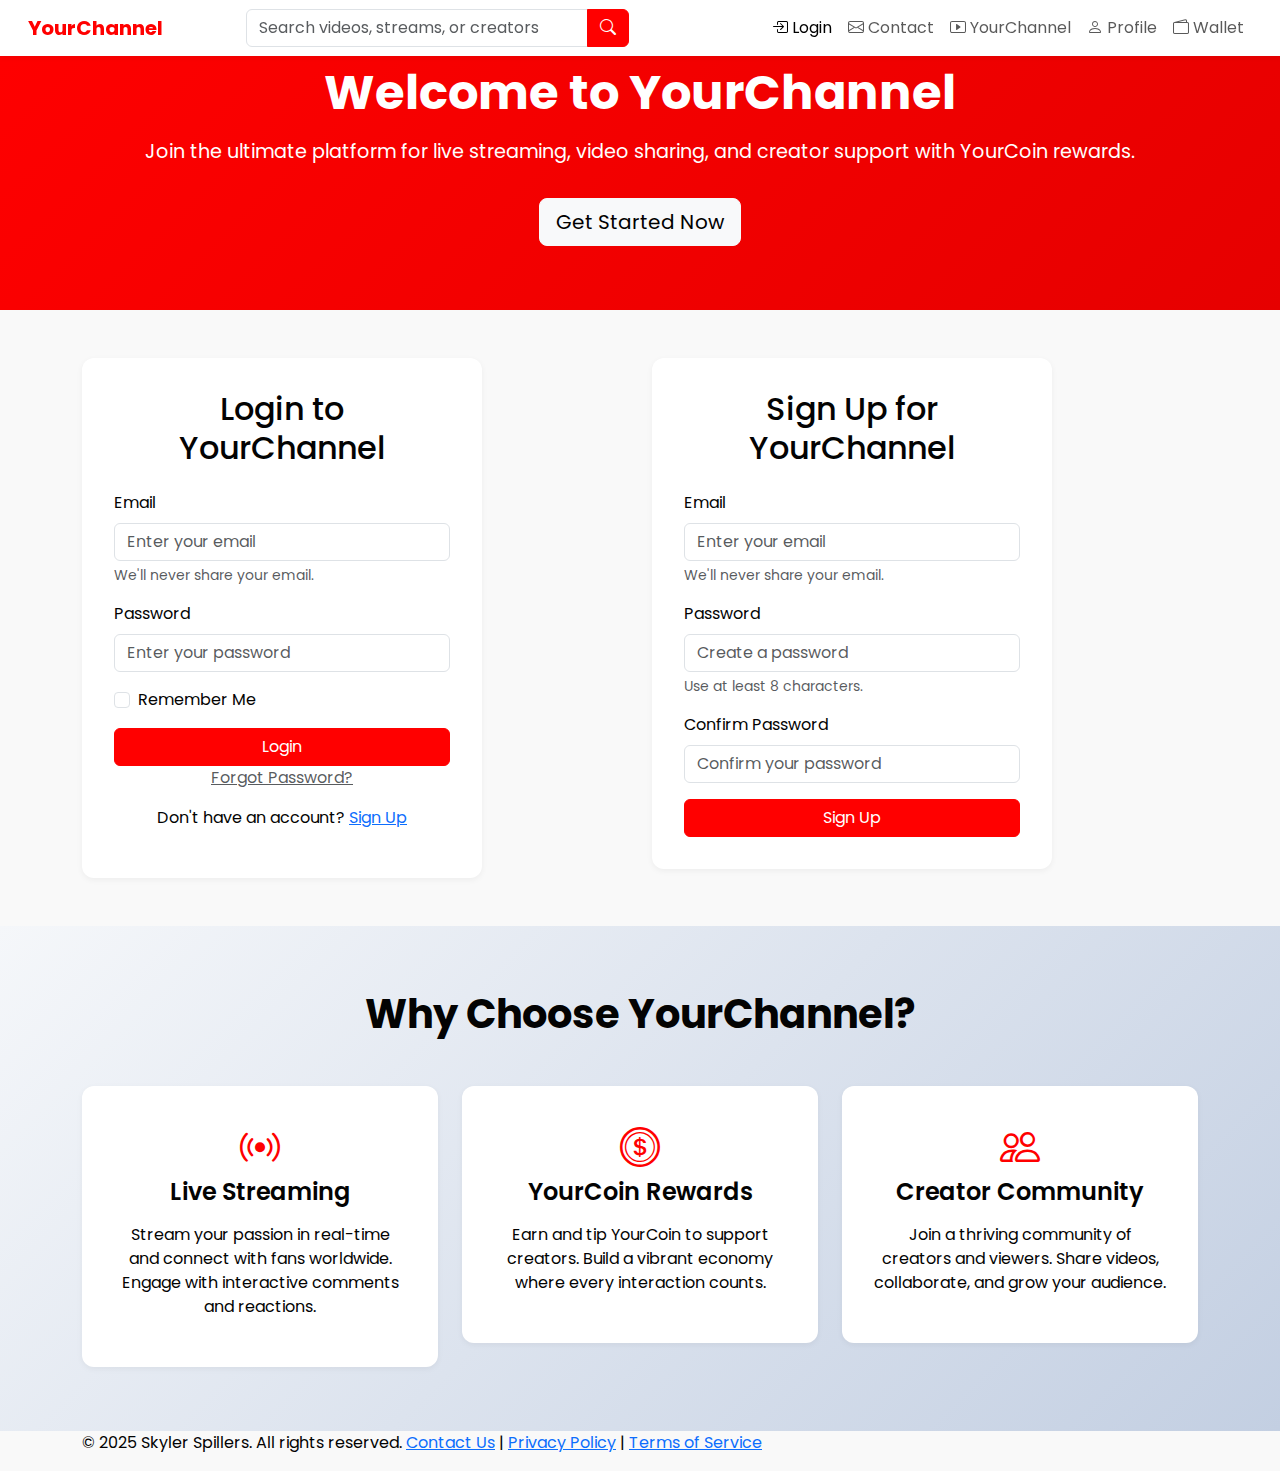
<file: index.html>
<!DOCTYPE html>
<html lang="en">
<head>
    <meta charset="UTF-8">
    <meta name="viewport" content="width=device-width, initial-scale=1.0">
    <title>YourChannel - Welcome</title>
    <!-- Bootstrap CSS -->
    <link href="https://cdn.jsdelivr.net/npm/bootstrap@5.3.2/dist/css/bootstrap.min.css" rel="stylesheet">
    <!-- Bootstrap Icons  -->
    <link href="https://cdn.jsdelivr.net/npm/bootstrap-icons@1.10.5/font/bootstrap-icons.css" rel="stylesheet">
    <!-- Poppins font  -->
    <link href="https://fonts.googleapis.com/css2?family=Poppins:wght@400;600;700&display=swap" rel="stylesheet">
    <!-- External styles -->
    <link rel="stylesheet" href="./style.css">
    <script src="https://cdn.jsdelivr.net/npm/bootstrap@5.3.2/dist/js/bootstrap.bundle.min.js"></script>
    <script src="./script.js"></script>
    <!-- Custom style that can't be done in style sheet-->
    <style>
        .hero-section {
            background: linear-gradient(135deg, #ff0000 0%, #e60000 100%);
            color: #ffffff;
            text-align: center;
            padding: 4rem 2rem;
            position: relative;
            overflow: hidden;
        }
        .hero-section::before {
            content: '';
            position: absolute;
            top: 0;
            left: 0;
            width: 100%;
            height: 100%;
            background: url('https://via.placeholder.com/1920x1080?text=Stream+Background') no-repeat center/cover;
            opacity: 0.2;
            z-index: 0;
        }
        .hero-content {
            position: relative;
            z-index: 1;
        }
        .hero-content h1 {
            font-size: 3rem;
            font-weight: 700;
            margin-bottom: 1rem;
            animation: fadeIn 1s ease-in;
        }
        .hero-content p {
            font-size: 1.2rem;
            margin-bottom: 2rem;
        }
        .login-section {
            padding: 3rem 1rem;
            background: var(--bg-color);
            display: flex;
            justify-content: center;
        }
        .login-card, .register-card {
            max-width: 400px;
            width: 100%;
            padding: 2rem;
            border-radius: 12px;
            background: var(--card-bg);
            box-shadow: var(--shadow);
            transition: transform 0.3s, box-shadow 0.3s;
            animation: slideIn 0.5s ease-out;
            min-height: 450px;
            display: flex;
            flex-direction: column;
            justify-content: space-between;
        }
        .login-card:hover, .register-card:hover {
            transform: translateY(-5px);
            box-shadow: 0 8px 24px rgba(0, 0, 0, 0.2);
        }
        .form-content {
            flex-grow: 1;
            display: flex;
            flex-direction: column;
        }
        .form-content .mb-3 {
            margin-bottom: 1rem !important;
        }
        .form-footer {
            text-align: center;
            margin-top: auto;
        }
        .features-section {
            padding: 4rem 1rem;
            background: linear-gradient(135deg, #f5f7fa 0%, #c3cfe2 100%);
            text-align: center;
        }
        .features-section h2 {
            font-size: 2.5rem;
            font-weight: 700;
            margin-bottom: 3rem;
        }
        .feature-card {
            background: var(--card-bg);
            border-radius: 12px;
            padding: 2rem;
            box-shadow: var(--shadow);
            transition: transform 0.3s, box-shadow 0.3s;
            animation: fadeIn 0.5s ease-in;
        }
        .feature-card:hover {
            transform: translateY(-5px);
            box-shadow: 0 8px 24px rgba(0, 0, 0, 0.2);
        }
        .feature-card i {
            font-size: 2.5rem;
            color: var(--primary-color);
            margin-bottom: 1rem;
        }
        .feature-card h3 {
            font-size: 1.5rem;
            font-weight: 600;
            margin-bottom: 1rem;
        }
        @keyframes fadeIn {
            from { opacity: 0; transform: translateY(20px); }
            to { opacity: 1; transform: translateY(0); }
        }
        @keyframes slideIn {
            from { opacity: 0; transform: translateY(-20px); }
            to { opacity: 1; transform: translateY(0); }
        }
        @media (max-width: 768px) {
            .hero-content h1 {
                font-size: 2rem;
            }
            .hero-content p {
                font-size: 1rem;
            }
            .login-section {
                padding: 2rem 1rem;
            }
            .login-card, .register-card {
                margin-bottom: 1.5rem;
                min-height: auto;
            }
            .feature-card {
                margin-bottom: 1.5rem;
            }
        }
        @media (max-width: 576px) {
            .features-section h2 {
                font-size: 2rem;
            }
        }
    </style>
</head>
<body>
    <!-- Navigation Bar . -->
    <nav class="navbar navbar-expand-lg fixed-top">
        <div class="container-fluid">
            <a class="navbar-brand" href="index.html">YourChannel</a>
            <button class="navbar-toggler" type="button" data-bs-toggle="collapse" data-bs-target="#navbarNav" aria-controls="navbarNav" aria-expanded="false" aria-label="Toggle navigation">
                <span class="navbar-toggler-icon"></span>
            </button>
            <div class="collapse navbar-collapse" id="navbarNav">
                <div class="search-bar mx-auto">
                    <div class="input-group">
                        <input type="text" class="form-control" id="searchInput" placeholder="Search videos, streams, or creators" aria-label="Search content">
                        <button class="btn btn-primary" type="button" onclick="searchContent()" aria-label="Search"><i class="bi bi-search"></i></button>
                    </div>
                </div>
                <ul class="navbar-nav ms-auto">
                    <li class="nav-item">
                        <a class="nav-link active" href="index.html" aria-current="page"><i class="bi bi-box-arrow-in-right"></i> Login</a>
                    </li>
                    <li class="nav-item">
                        <a class="nav-link" href="contact.html"><i class="bi bi-envelope"></i> Contact</a>
                    </li>
                    <li class="nav-item">
                        <a class="nav-link" href="yourchannel.html"><i class="bi bi-play-btn"></i> YourChannel</a>
                    </li>
                    <li class="nav-item">
                        <a class="nav-link" href="profile.html"><i class="bi bi-person"></i> Profile</a>
                    </li>
                    <li class="nav-item">
                        <a class="nav-link" href="wallet.html"><i class="bi bi-wallet2"></i> Wallet</a>
                    </li>
                </ul>
            </div>
        </div>
    </nav>

    <!-- Hero Section explaining the platfrom -->
    <section class="hero-section">
        <div class="hero-content">
            <h1>Welcome to YourChannel</h1>
            <p>Join the ultimate platform for live streaming, video sharing, and creator support with YourCoin rewards.</p>
            <a href="#registerForm" class="btn btn-light btn-lg" role="button">Get Started Now</a>
        </div>
    </section>

    <!-- Login and Register Section -->
    <section class="login-section">
        <div class="container">
            <div class="row g-4 justify-content-center">
                <!-- Login Card -->
                <div class="col-lg-6">
                    <div class="login-card">
                        <div class="form-content">
                            <h2 class="text-center mb-4">Login to YourChannel</h2>
                            <form id="loginForm" action="/login" method="POST">
                                <div class="mb-3">
                                    <label for="loginEmail" class="form-label">Email</label>
                                    <input type="email" class="form-control" id="loginEmail" name="email" placeholder="Enter your email" required aria-describedby="loginEmailHelp">
                                    <div id="loginEmailHelp" class="form-text">We'll never share your email.</div>
                                </div>
                                <div class="mb-3">
                                    <label for="loginPassword" class="form-label">Password</label>
                                    <input type="password" class="form-control" id="loginPassword" name="password" placeholder="Enter your password" required>
                                </div>
                                <div class="mb-3 form-check">
                                    <input type="checkbox" class="form-check-input" id="rememberMe" name="rememberMe">
                                    <label class="form-check-label" for="rememberMe">Remember Me</label>
                                </div>
                                <button type="submit" class="btn btn-primary w-100">Login</button>
                            </form>
                        </div>
                        <div class="form-footer">
                            <p><a href="#" class="text-muted">Forgot Password?</a></p>
                            <p>Don't have an account? <a href="#registerForm" class="text-primary">Sign Up</a></p>
                        </div>
                    </div>
                </div>
                <!-- Register Card -->
                <div class="col-lg-6">
                    <div class="register-card">
                        <div class="form-content">
                            <h2 class="text-center mb-4">Sign Up for YourChannel</h2>
                            <form id="registerForm" action="/signup" method="POST">
                                <div class="mb-3">
                                    <label for="registerEmail" class="form-label">Email</label>
                                    <input type="email" class="form-control" id="registerEmail" name="email" placeholder="Enter your email" required aria-describedby="registerEmailHelp">
                                    <div id="registerEmailHelp" class="form-text">We'll never share your email.</div>
                                </div>
                                <div class="mb-3">
                                    <label for="registerPassword" class="form-label">Password</label>
                                    <input type="password" class="form-control" id="registerPassword" name="password" placeholder="Create a password" required aria-describedby="passwordHelp">
                                    <div id="passwordHelp" class="form-text">Use at least 8 characters.</div>
                                </div>
                                <div class="mb-3">
                                    <label for="confirmPassword" class="form-label">Confirm Password</label>
                                    <input type="password" class="form-control" id="confirmPassword" name="confirmPassword" placeholder="Confirm your password" required>
                                </div>
                                <button type="submit" class="btn btn-primary w-100">Sign Up</button>
                            </form>
                        </div>
                    </div>
                </div>
            </div>
        </div>
    </section>

    <!-- Features Section -->
    <section class="features-section">
        <div class="container">
            <h2>Why Choose YourChannel?</h2>
            <div class="row g-4">
                <div class="col-md-4">
                    <div class="feature-card">
                        <i class="bi bi-broadcast"></i>
                        <h3>Live Streaming</h3>
                        <p>Stream your passion in real-time and connect with fans worldwide. Engage with interactive comments and reactions.</p>
                    </div>
                </div>
                <div class="col-md-4">
                    <div class="feature-card">
                        <i class="bi bi-coin"></i>
                        <h3>YourCoin Rewards</h3>
                        <p>Earn and tip YourCoin to support creators. Build a vibrant economy where every interaction counts.</p>
                    </div>
                </div>
                <div class="col-md-4">
                    <div class="feature-card">
                        <i class="bi bi-people"></i>
                        <h3>Creator Community</h3>
                        <p>Join a thriving community of creators and viewers. Share videos, collaborate, and grow your audience.</p>
                    </div>
                </div>
            </div>
        </div>
    </section>

    <!-- my footer -->
    <footer class="footer">
        <div class="container">
            <p>© 2025 Skyler Spillers. All rights reserved.
                <a href="contact.html">Contact Us</a> | 
                <a href="#">Privacy Policy</a> | 
                <a href="#">Terms of Service</a>
            </p>
        </div>
    </footer>

    <!-- Bootstrap JS -->
</body>
</html>
</file>
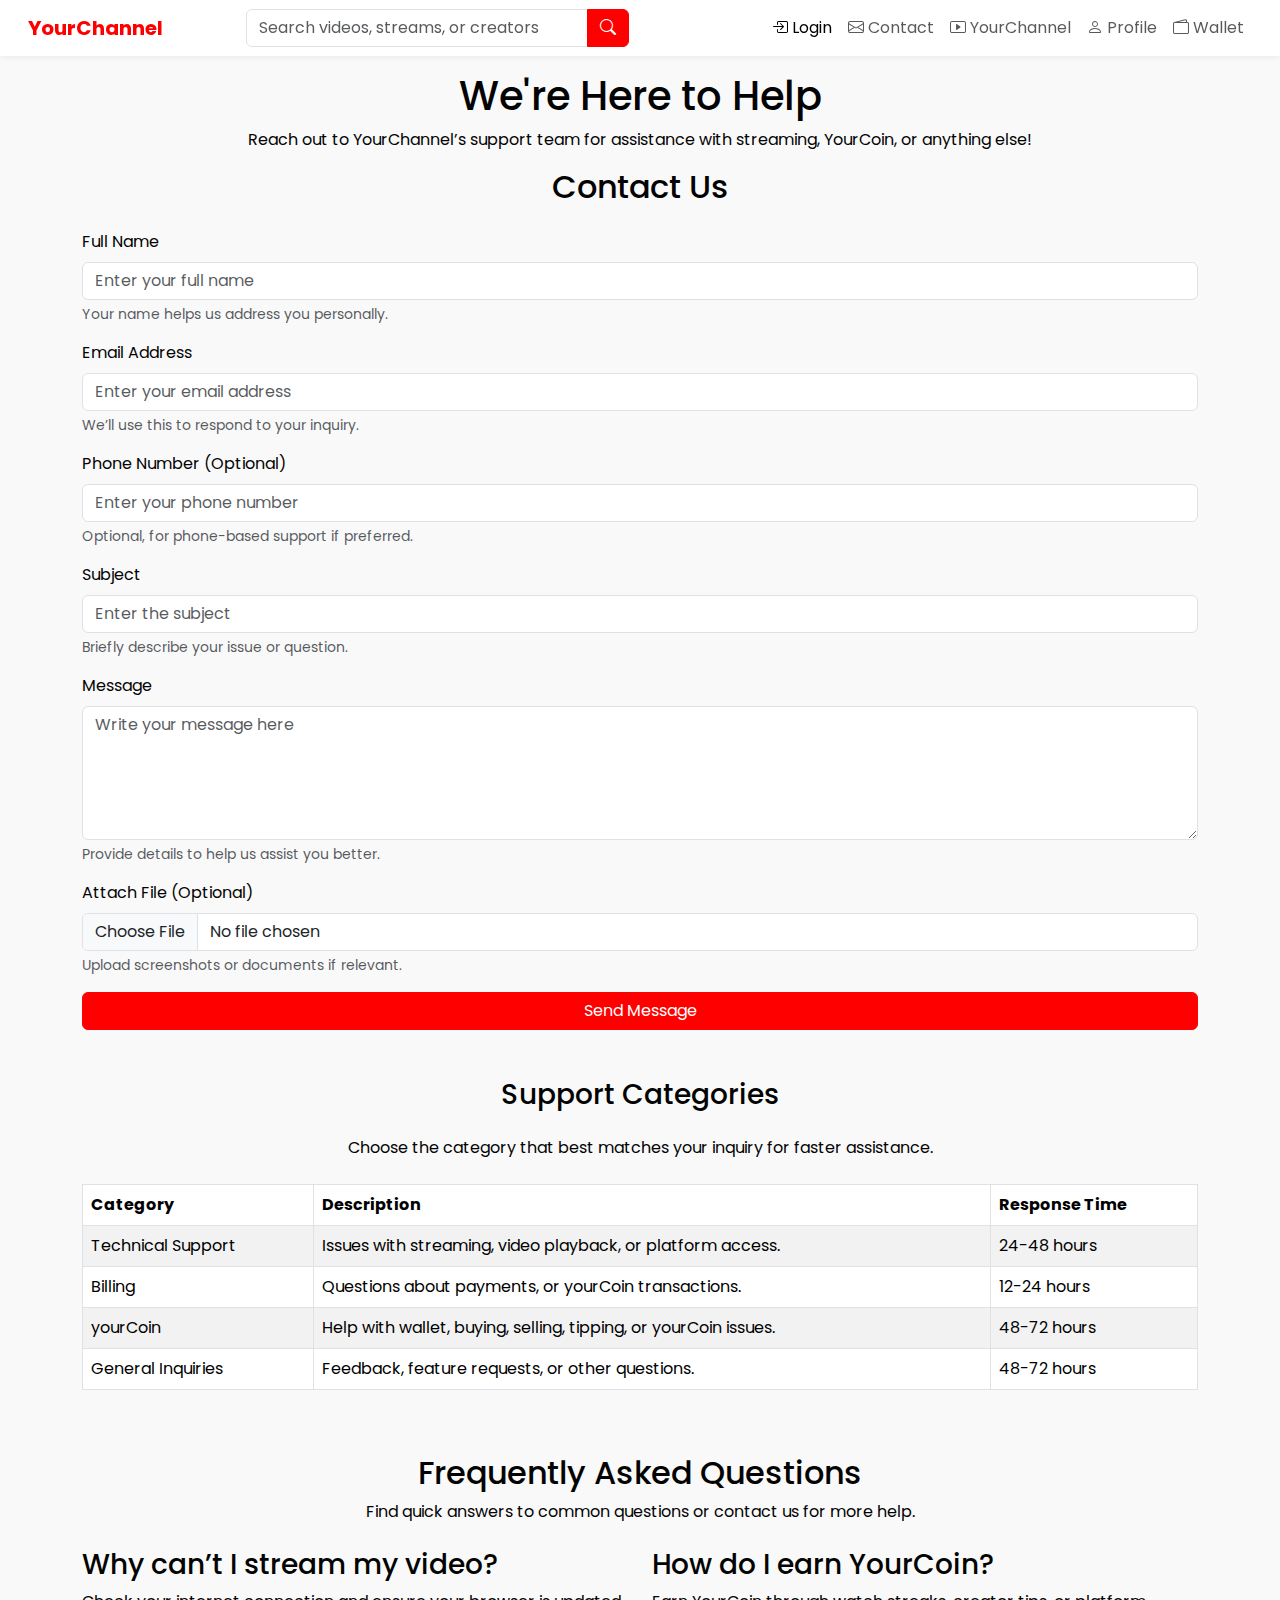
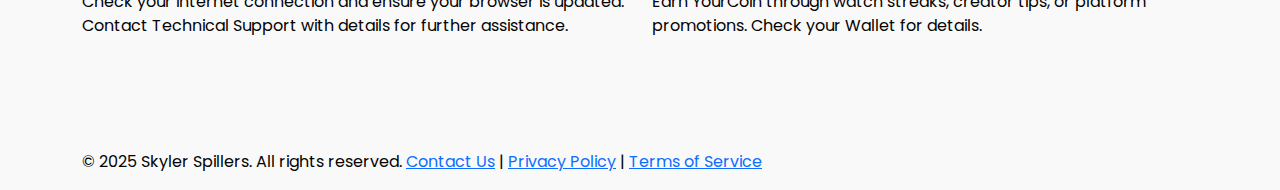
<file: contact.html>
<!DOCTYPE html>
<html lang="en">
<head>
    <meta charset="UTF-8">
    <meta name="viewport" content="width=device-width, initial-scale=1.0">
    <title>YourChannel - Contact Us</title>
    <!-- Bootstrap CSS for clean, responsive design -->
    <link href="https://cdn.jsdelivr.net/npm/bootstrap@5.3.2/dist/css/bootstrap.min.css" rel="stylesheet">
    <!-- Bootstrap Icons for consistent iconography -->
    <link href="https://cdn.jsdelivr.net/npm/bootstrap-icons@1.10.5/font/bootstrap-icons.css" rel="stylesheet">
    <!-- Poppins font for modern typography -->
    <link href="https://fonts.googleapis.com/css2?family=Poppins:wght@400;600;700&display=swap" rel="stylesheet">
    <!-- Custom CSS -->
    <link rel="stylesheet" href="style.css">
    <script src="script.js" defer></script>
</head>
<body>
    <!-- Navigation Bar -->
    <nav class="navbar navbar-expand-lg fixed-top">
        <div class="container-fluid">
            <a class="navbar-brand" href="index.html">YourChannel</a>
            <button class="navbar-toggler" type="button" data-bs-toggle="collapse" data-bs-target="#navbarNav" aria-controls="navbarNav" aria-expanded="false" aria-label="Toggle navigation">
                <span class="navbar-toggler-icon"></span>
            </button>
            <div class="collapse navbar-collapse" id="navbarNav">
                <div class="search-bar mx-auto">
                    <div class="input-group">
                        <input type="text" class="form-control" id="searchInput" placeholder="Search videos, streams, or creators" aria-label="Search content">
                        <button class="btn btn-primary" type="button" onclick="searchContent()" aria-label="Search"><i class="bi bi-search"></i></button>
                    </div>
                </div>
                <ul class="navbar-nav ms-auto">
                    <li class="nav-item">
                        <a class="nav-link active" href="index.html" aria-current="page"><i class="bi bi-box-arrow-in-right"></i> Login</a>
                    </li>
                    <li class="nav-item">
                        <a class="nav-link" href="contact.html"><i class="bi bi-envelope"></i> Contact</a>
                    </li>
                    <li class="nav-item">
                        <a class="nav-link" href="yourchannel.html"><i class="bi bi-play-btn"></i> YourChannel</a>
                    </li>
                    <li class="nav-item">
                        <a class="nav-link" href="profile.html"><i class="bi bi-person"></i> Profile</a>
                    </li>
                    <li class="nav-item">
                        <a class="nav-link" href="wallet.html"><i class="bi bi-wallet2"></i> Wallet</a>
                    </li>

                </ul>
            </div>
        </div>
    </nav>

    <!-- Intro Section -->
    <br><br><section class="intro-section text-center">
        <div class="intro-content">
            <br>
            <h1 style="text-align: center;">We're Here to Help</h1>
            <p style="text-align: center;">Reach out to YourChannel’s support team for assistance with streaming, YourCoin, or anything else!</p>
        </div>
    </section>

    <!-- Contact Form Section -->
    <section class="contact-section">
        <div class="container">
            <div class="contact-card mx-auto">
                <h2 class="text-center mb-4">Contact Us</h2>
                <form id="contactForm" action="submit_form.php" method="POST" enctype="multipart/form-data">
                    <div class="mb-3">
                        <label for="name" class="form-label">Full Name</label>
                        <input type="text" class="form-control" id="name" name="name" placeholder="Enter your full name" required aria-describedby="nameHelp">
                        <div id="nameHelp" class="form-text">Your name helps us address you personally.</div>
                    </div>
                    <div class="mb-3">
                        <label for="email" class="form-label">Email Address</label>
                        <input type="email" class="form-control" id="email" name="email" placeholder="Enter your email address" required aria-describedby="emailHelp">
                        <div id="emailHelp" class="form-text">We’ll use this to respond to your inquiry.</div>
                    </div>
                    <div class="mb-3">
                        <label for="phone" class="form-label">Phone Number (Optional)</label>
                        <input type="tel" class="form-control" id="phone" name="phone" placeholder="Enter your phone number" aria-describedby="phoneHelp">
                        <div id="phoneHelp" class="form-text">Optional, for phone-based support if preferred.</div>
                    </div>
                    <div class="mb-3">
                        <label for="subject" class="form-label">Subject</label>
                        <input type="text" class="form-control" id="subject" name="subject" placeholder="Enter the subject" required aria-describedby="subjectHelp">
                        <div id="subjectHelp" class="form-text">Briefly describe your issue or question.</div>
                    </div>
                    <div class="mb-3">
                        <label for="message" class="form-label">Message</label>
                        <textarea class="form-control" id="message" name="message" rows="5" placeholder="Write your message here" required aria-describedby="messageHelp"></textarea>
                        <div id="messageHelp" class="form-text">Provide details to help us assist you better.</div>
                    </div>
                    <div class="mb-3">
                        <label for="file" class="form-label">Attach File (Optional)</label>
                        <input type="file" class="form-control" id="file" name="file" aria-describedby="fileHelp">
                        <div id="fileHelp" class="form-text">Upload screenshots or documents if relevant.</div>
                    </div>
                    <button type="submit" class="btn btn-primary w-100" data-bs-toggle="modal" data-bs-target="#confirmationModal">Send Message</button>
                </form>
            </div>
        </div>
    </section>

    <!-- Support Categories Table info -->
    <br><br><section class="table-section">
        <div class="container">
            <h3 class="text-center mb-4">Support Categories</h3>
            <p class="text-center mb-4">Choose the category that best matches your inquiry for faster assistance.</p>
            <table class="table table-striped table-bordered">
                <thead>
                    <tr>
                        <th scope="col">Category</th>
                        <th scope="col">Description</th>
                        <th scope="col">Response Time</th>
                    </tr>
                </thead>
                <tbody>
                    <tr>
                        <td>Technical Support</td>
                        <td>Issues with streaming, video playback, or platform access.</td>
                        <td>24-48 hours</td>
                    </tr>
                    <tr>
                        <td>Billing</td>
                        <td>Questions about payments, or yourCoin transactions.</td>
                        <td>12-24 hours</td>
                    </tr>
                    <tr>
                        <td>yourCoin</td>
                        <td>Help with wallet, buying, selling, tipping, or yourCoin issues.</td>
                        <td>48-72 hours</td>
                    </tr>
                    <tr>
                        <td>General Inquiries</td>
                        <td>Feedback, feature requests, or other questions.</td>
                        <td>48-72 hours</td>
                    </tr>
                </tbody>
            </table>
        </div>
    </section>

    <!-- FAQ Section -->
    <br><br><section class="faq-section">
        <div class="container">
            <h2 class="text-center">Frequently Asked Questions</h2>
            <p class="text-center mb-4">Find quick answers to common questions or contact us for more help.</p>
            <div class="row g-4">
                <div class="col-12 col-md-6">
                    <div class="faq-card">
                        <h3>Why can’t I stream my video?</h3>
                        <p>Check your internet connection and ensure your browser is updated. Contact Technical Support with details for further assistance.</p>
                    </div>
                </div>
                <div class="col-12 col-md-6">
                    <div class="faq-card">
                        <h3>How do I earn YourCoin?</h3>
                        <p>Earn YourCoin through watch streaks, creator tips, or platform promotions. Check your Wallet for details.</p>
                    </div>
                </div>
            </div>
        </div>
    </section>

    <!-- Confirmation Modal for contacting  -->
    <br><br><div class="modal fade" id="confirmationModal" tabindex="-1" aria-labelledby="confirmationModalLabel" aria-hidden="true">
        <div class="modal-dialog">
            <div class="modal-content">
                <div class="modal-header">
                    <h5 class="modal-title" id="confirmationModalLabel">Message Sent</h5>
                    <button type="button" class="btn-close" data-bs-dismiss="modal" aria-label="Close"></button>
                </div>
                <div class="modal-body">
                    Thank you for contacting YourChannel! We’ll respond within the estimated time for your inquiry type.
                </div>
                <div class="modal-footer">
                    <button type="button" class="btn btn-primary" data-bs-dismiss="modal">Close</button>
                </div>
            </div>
        </div>
    </div>

    <!-- my footer -->
    <br><br><footer class="footer">
        <div class="container">
            <p>© 2025 Skyler Spillers. All rights reserved.
                <a href="contact.html">Contact Us</a> | 
                <a href="#">Privacy Policy</a> | 
                <a href="#">Terms of Service</a>
            </p>
        </div>
    </footer>

    <!-- Bootstrap JS -->
    <script src="https://cdn.jsdelivr.net/npm/bootstrap@5.3.2/dist/js/bootstrap.bundle.min.js"></script>
    
</body>
</html>
</file>
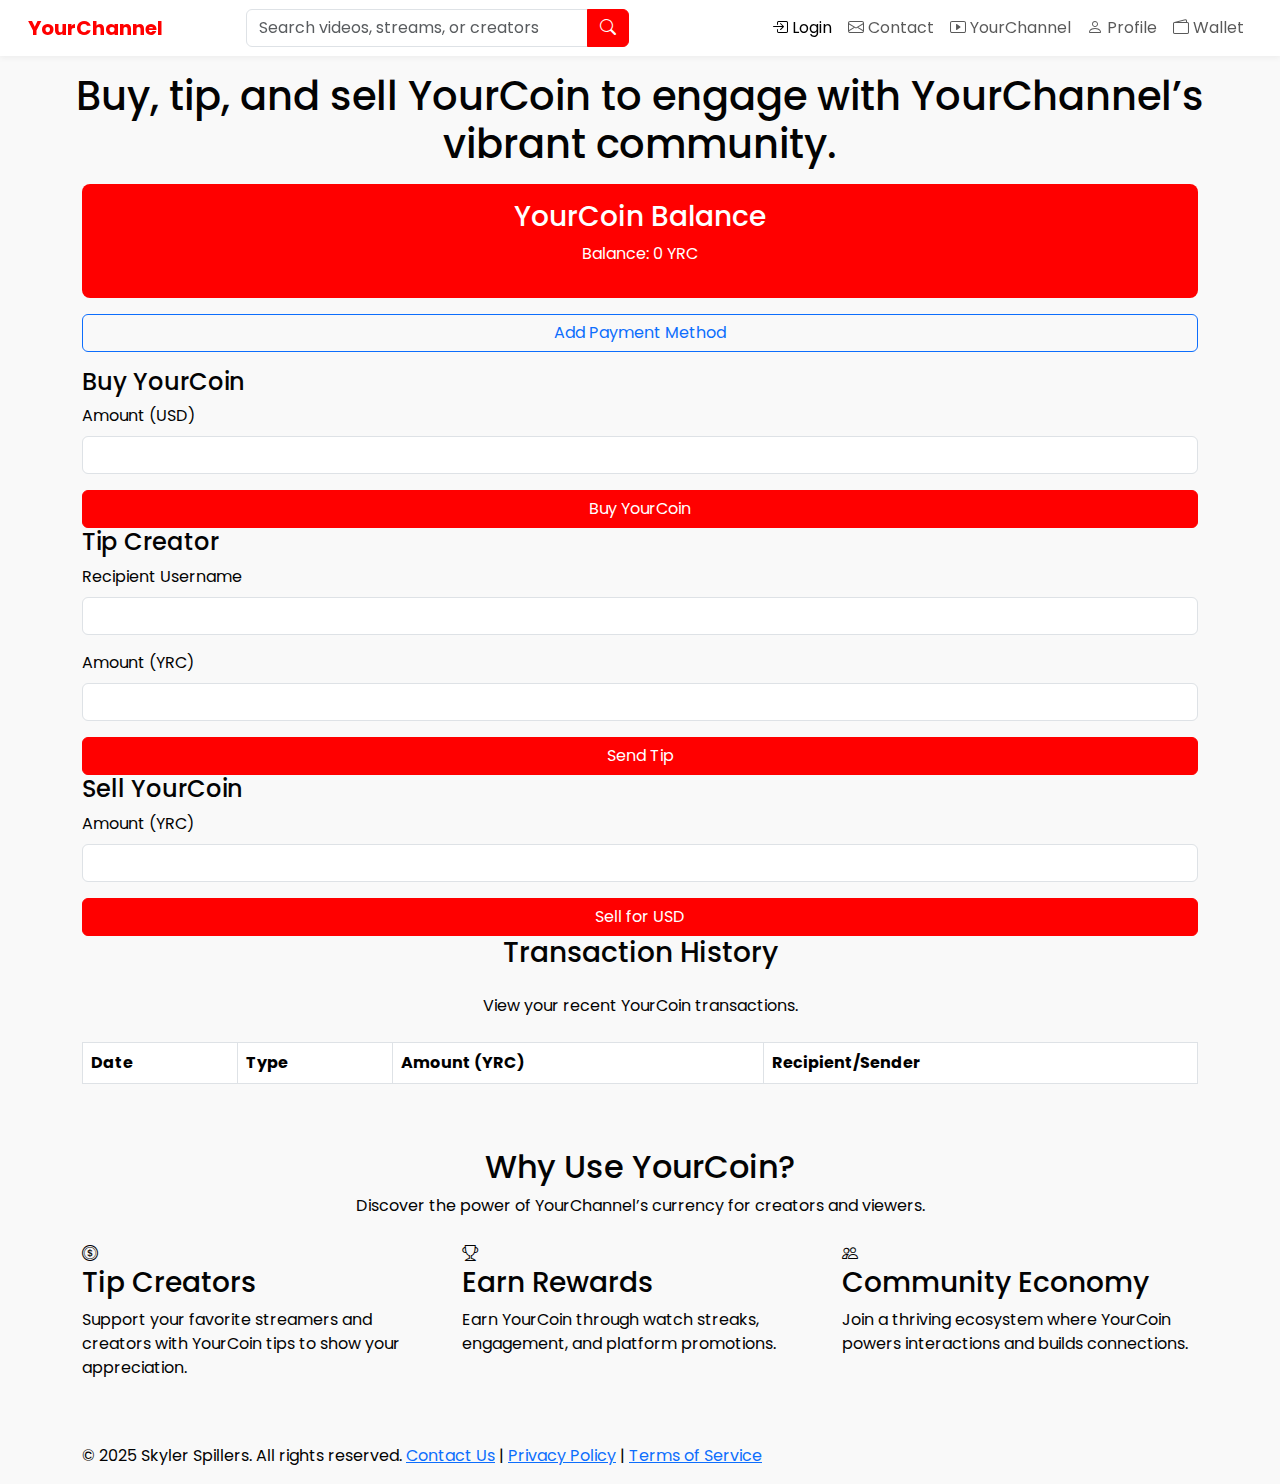
<file: wallet.html>
<!-- skyler blue spillers -->
<!DOCTYPE html>
<html lang="en">
<head>
    <meta charset="UTF-8">
    <meta name="viewport" content="width=device-width, initial-scale=1.0">
    <title>YourChannel - Wallet</title>
    <!-- Bootstrap CSS for clean, responsive design -->
    <link href="https://cdn.jsdelivr.net/npm/bootstrap@5.3.2/dist/css/bootstrap.min.css" rel="stylesheet">
    <!-- Bootstrap Icons for consistent iconography -->
    <link href="https://cdn.jsdelivr.net/npm/bootstrap-icons@1.10.5/font/bootstrap-icons.css" rel="stylesheet">
    <!-- Poppins font for modern typography -->
    <link href="https://fonts.googleapis.com/css2?family=Poppins:wght@400;600;700&display=swap" rel="stylesheet">
    <!-- External styles -->
    <link rel="stylesheet" href="style.css">

    <!-- External script -->
    <script src="script.js" defer></script>
</head>
<body>
    <!-- Nav Bar for the wallet section -->
    <nav class="navbar navbar-expand-lg fixed-top">
        <div class="container-fluid">
            <a class="navbar-brand" href="index.html">YourChannel</a>
            <button class="navbar-toggler" type="button" data-bs-toggle="collapse" data-bs-target="#navbarNav" aria-controls="navbarNav" aria-expanded="false" aria-label="Toggle navigation">
                <span class="navbar-toggler-icon"></span>
            </button>
            <div class="collapse navbar-collapse" id="navbarNav">
                <div class="search-bar mx-auto">
                    <div class="input-group">
                        <input type="text" class="form-control" id="searchInput" placeholder="Search videos, streams, or creators" aria-label="Search content">
                        <button class="btn btn-primary" type="button" onclick="searchContent()" aria-label="Search"><i class="bi bi-search"></i></button>
                    </div>
                </div>
                <ul class="navbar-nav ms-auto">
                    <li class="nav-item">
                        <a class="nav-link active" href="index.html" aria-current="page"><i class="bi bi-box-arrow-in-right"></i> Login</a>
                    </li>
                    <li class="nav-item">
                        <a class="nav-link" href="contact.html"><i class="bi bi-envelope"></i> Contact</a>
                    </li>
                    <li class="nav-item">
                        <a class="nav-link" href="yourchannel.html"><i class="bi bi-play-btn"></i> YourChannel</a>
                    </li>
                    <li class="nav-item">
                        <a class="nav-link" href="profile.html"><i class="bi bi-person"></i> Profile</a>
                    </li>
                    <li class="nav-item">
                        <a class="nav-link" href="wallet.html"><i class="bi bi-wallet2"></i> Wallet</a>
                    </li>
                </ul>
            </div>
        </div>
    </nav>

    <!-- Intro to wallet // info -->
    <br><br><section class="intro-section">
        <div class="intro-content">
            <br><h1 style="text-align: center;"Your YourCoin Wallet</h1>
            <p style="text-align: center;">Buy, tip, and sell YourCoin to engage with YourChannel’s vibrant community.</p>
        </div>
    </section>

    <!-- Wallet Section -->
    <section class="wallet-section">
        <div class="container">
            <div class="wallet-card mx-auto">
                <div class="wallet-info">
                    <h3>YourCoin Balance</h3>
                    <p id="walletBalance">Balance: 0 YRC</p>
                </div>
                <!-- Add Payment Method Button -->
                <button class="btn btn-outline-primary w-100 mb-3" data-bs-toggle="modal" data-bs-target="#paymentModal">Add Payment Method</button>
                <!-- Action Form to buy -->
                <div class="action-form">
                    <h4>Buy YourCoin</h4>
                    <form id="buyForm">
                        <div class="mb-3">
                            <label for="buyAmount" class="form-label">Amount (USD)</label>
                            <input type="number" class="form-control" id="buyAmount" min="1" required>
                        </div>
                        <button type="submit" class="btn btn-primary w-100">Buy YourCoin</button>
                    </form>
                </div>
                <!-- Action Form to tip -->
                <div class="action-form">
                    <h4>Tip Creator</h4>
                    <form id="tipForm">
                        <div class="mb-3">
                            <label for="tipRecipient" class="form-label">Recipient Username</label>
                            <input type="text" class="form-control" id="tipRecipient" required>
                        </div>
                        <div class="mb-3">
                            <label for="tipAmount" class="form-label">Amount (YRC)</label>
                            <input type="number" class="form-control" id="tipAmount" min="1" required>
                        </div>
                        <button type="submit" class="btn btn-primary w-100">Send Tip</button>
                    </form>
                </div>
                <!-- Action Form to sell -->
                <div class="action-form">
                    <h4>Sell YourCoin</h4>
                    <form id="sellForm">
                        <div class="mb-3">
                            <label for="sellAmount" class="form-label">Amount (YRC)</label>
                            <input type="number" class="form-control" id="sellAmount" min="1" required>
                        </div>
                        <button type="submit" class="btn btn-primary w-100">Sell for USD</button>
                    </form>
                </div>
            </div>
        </div>
    </section>

    <!-- Payment Method Modal -->
    <div class="modal fade payment-modal" id="paymentModal" tabindex="-1" aria-labelledby="paymentModalLabel" aria-hidden="true">
        <div class="modal-dialog">
            <div class="modal-content">
                <div class="modal-header">
                    <h5 class="modal-title" id="paymentModalLabel">Add Payment Method</h5>
                    <button type="button" class="btn-close" data-bs-dismiss="modal" aria-label="Close"></button>
                </div>
                <div class="modal-body">
                    <ul class="nav nav-tabs mb-3" id="paymentTabs" role="tablist">
                        <li class="nav-item" role="presentation">
                            <button class="nav-link active" id="card-tab" data-bs-toggle="tab" data-bs-target="#card" type="button" role="tab" aria-controls="card" aria-selected="true">Credit/Debit Card</button>
                        </li>
                        <li class="nav-item" role="presentation">
                            <button class="nav-link" id="bank-tab" data-bs-toggle="tab" data-bs-target="#bank" type="button" role="tab" aria-controls="bank" aria-selected="false">Bank Account</button>
                        </li>
                    </ul>
                    <div class="tab-content" id="paymentTabContent">
                        <!-- Credit/ debit card Form -->
                        <div class="tab-pane fade show active" id="card" role="tabpanel" aria-labelledby="card-tab">
                            <form id="cardForm">
                                <div class="mb-3">
                                    <label for="cardNumber" class="form-label">Card Number</label>
                                    <input type="text" class="form-control" id="cardNumber" placeholder="1234 5678 9012 3456" required>
                                </div>
                                <div class="row">
                                    <div class="col-md-6 mb-3">
                                        <label for="expiryDate" class="form-label">Expiry Date</label>
                                        <input type="text" class="form-control" id="expiryDate" placeholder="MM/YY" required>
                                    </div>
                                    <div class="col-md-6 mb-3">
                                        <label for="cvv" class="form-label">CVV</label>
                                        <input type="text" class="form-control" id="cvv" placeholder="123" required>
                                    </div>
                                </div>
                                <div class="mb-3">
                                    <label for="cardholderName" class="form-label">Cardholder Name</label>
                                    <input type="text" class="form-control" id="cardholderName" placeholder="John Doe" required>
                                </div>
                                <button type="submit" class="btn btn-primary w-100">Save Card</button>
                            </form>
                        </div>
                        <!-- connect Bank Account Form -->
                        <div class="tab-pane fade" id="bank" role="tabpanel" aria-labelledby="bank-tab">
                            <form id="bankForm">
                                <div class="mb-3">
                                    <label for="accountNumber" class="form-label">Account Number</label>
                                    <input type="text" class="form-control" id="accountNumber" placeholder="123456789" required>
                                </div>
                                <div class="mb-3">
                                    <label for="routingNumber" class="form-label">Routing Number</label>
                                    <input type="text" class="form-control" id="routingNumber" placeholder="123456789" required>
                                </div>
                                <div class="mb-3">
                                    <label for="accountHolderName" class="form-label">Account Holder Name</label>
                                    <input type="text" class="form-control" id="accountHolderName" placeholder="John Doe" required>
                                </div>
                                <button type="submit" class="btn btn-primary w-100">Save Bank Account</button>
                            </form>
                        </div>
                    </div>
                </div>
            </div>
        </div>
    </div>

    <!-- Section for transaction History -->
    <section class="transaction-section">
        <div class="container">
            <h3 class="text-center mb-4">Transaction History</h3>
            <p class="text-center mb-4">View your recent YourCoin transactions.</p>
            <table class="table table-striped table-bordered" id="transactionTable">
                <thead>
                    <tr>
                        <th scope="col">Date</th>
                        <th scope="col">Type</th>
                        <th scope="col">Amount (YRC)</th>
                        <th scope="col">Recipient/Sender</th>
                    </tr>
                </thead>
                <tbody id="transactionBody"></tbody>
            </table>
        </div>
    </section>

    <!-- Section to explain benefits and why you need the coin -->
    <br><br><section class="benefits-section">
        <div class="container">
            <h2 style="text-align: center;">Why Use YourCoin?</h2>
            <p class="text-center mb-4">Discover the power of YourChannel’s currency for creators and viewers.</p>
            <div class="row g-4">
                <div class="col-md-4">
                    <div class="benefit-card">
                        <i class="bi bi-coin"></i>
                        <h3>Tip Creators</h3>
                        <p>Support your favorite streamers and creators with YourCoin tips to show your appreciation.</p>
                    </div>
                </div>
                <div class="col-md-4">
                    <div class="benefit-card">
                        <i class="bi bi-trophy"></i>
                        <h3>Earn Rewards</h3>
                        <p>Earn YourCoin through watch streaks, engagement, and platform promotions.</p>
                    </div>
                </div>
                <div class="col-md-4">
                    <div class="benefit-card">
                        <i class="bi bi-people"></i>
                        <h3>Community Economy</h3>
                        <p>Join a thriving ecosystem where YourCoin powers interactions and builds connections.</p>
                    </div>
                </div>
            </div>
        </div>
    </section>

    <!-- my Footer -->
    <br><br><footer class="footer">
        <div class="container">
            <p>© 2025 Skyler Spillers. All rights reserved.
                <a href="contact.html">Contact Us</a> | 
                <a href="#">Privacy Policy</a> | 
                <a href="#">Terms of Service</a>
            </p>
        </div>
    </footer>

    <!-- Bootstrap JS -->
    <script src="https://cdn.jsdelivr.net/npm/bootstrap@5.3.2/dist/js/bootstrap.bundle.min.js"></script>
</body>
</html>
</file>
<file: style.css>
/* style.css */
:root {
    --primary-color: #ff0000;
    --bg-color: #f9f9f9;
    --card-bg: #ffffff;
    --text-color: #030303;
    --shadow: 0 2px 6px rgba(0, 0, 0, 0.05);
    --transition: all 0.3s ease;
}

.dark-mode {
    --bg-color: #181818;
    --card-bg: #282828;
    --text-color: #ffffff;
}

body {
    font-family: 'Poppins', sans-serif;
    background: var(--bg-color);
    color: var(--text-color);
    margin: 0;
    transition: var(--transition);
}

.navbar {
    background: var(--card-bg);
    box-shadow: var(--shadow);
    padding: 0.5rem 1rem;
    z-index: 1000;
}

.navbar-brand {
    font-weight: 700;
    color: var(--primary-color);
}

.sidebar {
    width: 240px;
    position: fixed;
    top: 56px;
    bottom: 0;
    left: 0;
    background: var(--card-bg);
    overflow-y: auto;
    padding: 1rem;
    box-shadow: var(--shadow);
    z-index: 900;
    transition: transform var(--transition);
}

.right-sidebar {
    width: 240px;
    position: fixed;
    top: 56px;
    bottom: 0;
    right: 0;
    background: var(--card-bg);
    overflow-y: auto;
    padding: 1rem;
    box-shadow: var(--shadow);
    z-index: 900;
    transition: transform var(--transition);
}

.sidebar.collapsed, .right-sidebar.collapsed {
    transform: translateX(-100%);
}

.right-sidebar.collapsed {
    transform: translateX(100%);
}

.sidebar.active, .right-sidebar.active {
    transform: translateX(0);
}

.sidebar-item {
    display: flex;
    align-items: center;
    padding: 0.75rem;
    border-radius: 8px;
    margin-bottom: 0.5rem;
    cursor: pointer;
    transition: background 0.2s;
}

.sidebar-item:hover {
    background: rgba(0, 0, 0, 0.05);
}

.wallet-info {
    background: var(--primary-color);
    color: #fff;
    padding: 1rem;
    border-radius: 8px;
    margin-bottom: 1rem;
    text-align: center;
    cursor: pointer;
    transition: transform 0.2s;
}

.wallet-info:hover {
    transform: scale(1.02);
}

.modal-content {
    background: var(--card-bg);
    color: var(--text-color);
}

.modal-content .form-control {
    border-color: var(--primary-color);
}

.modal-content .form-control:focus {
    box-shadow: 0 0 5px rgba(255, 0, 0, 0.3);
}

.card {
    background: var(--card-bg);
    border-radius: 12px;
    box-shadow: var(--shadow);
    transition: transform 0.2s;
}

.card:hover {
    transform: scale(1.02);
}

.btn-primary {
    background-color: var(--primary-color);
    border-color: var(--primary-color);
}

.btn-primary:hover {
    background-color: darken(var(--primary-color), 10%);
    border-color: darken(var(--primary-color), 10%);
}

.toast-container {
    position: fixed;
    top: 20px;
    right: 20px;
    z-index: 1050;
}

@media (max-width: 992px) {
    .sidebar, .right-sidebar {
        position: fixed;
        width: 240px;
        transform: translateX(-100%);
        z-index: 950;
    }

    .right-sidebar {
        transform: translateX(100%);
    }

    .sidebar.active, .right-sidebar.active {
        transform: translateX(0);
    }

    .navbar .navbar-nav .nav-item.right-sidebar-toggle {
        display: inline-block;
    }
}

@media (max-width: 576px) {
    .navbar-brand {
        font-size: 1.2rem;
    }

    .sidebar-item {
        font-size: 0.9rem;
    }
}
</file>
